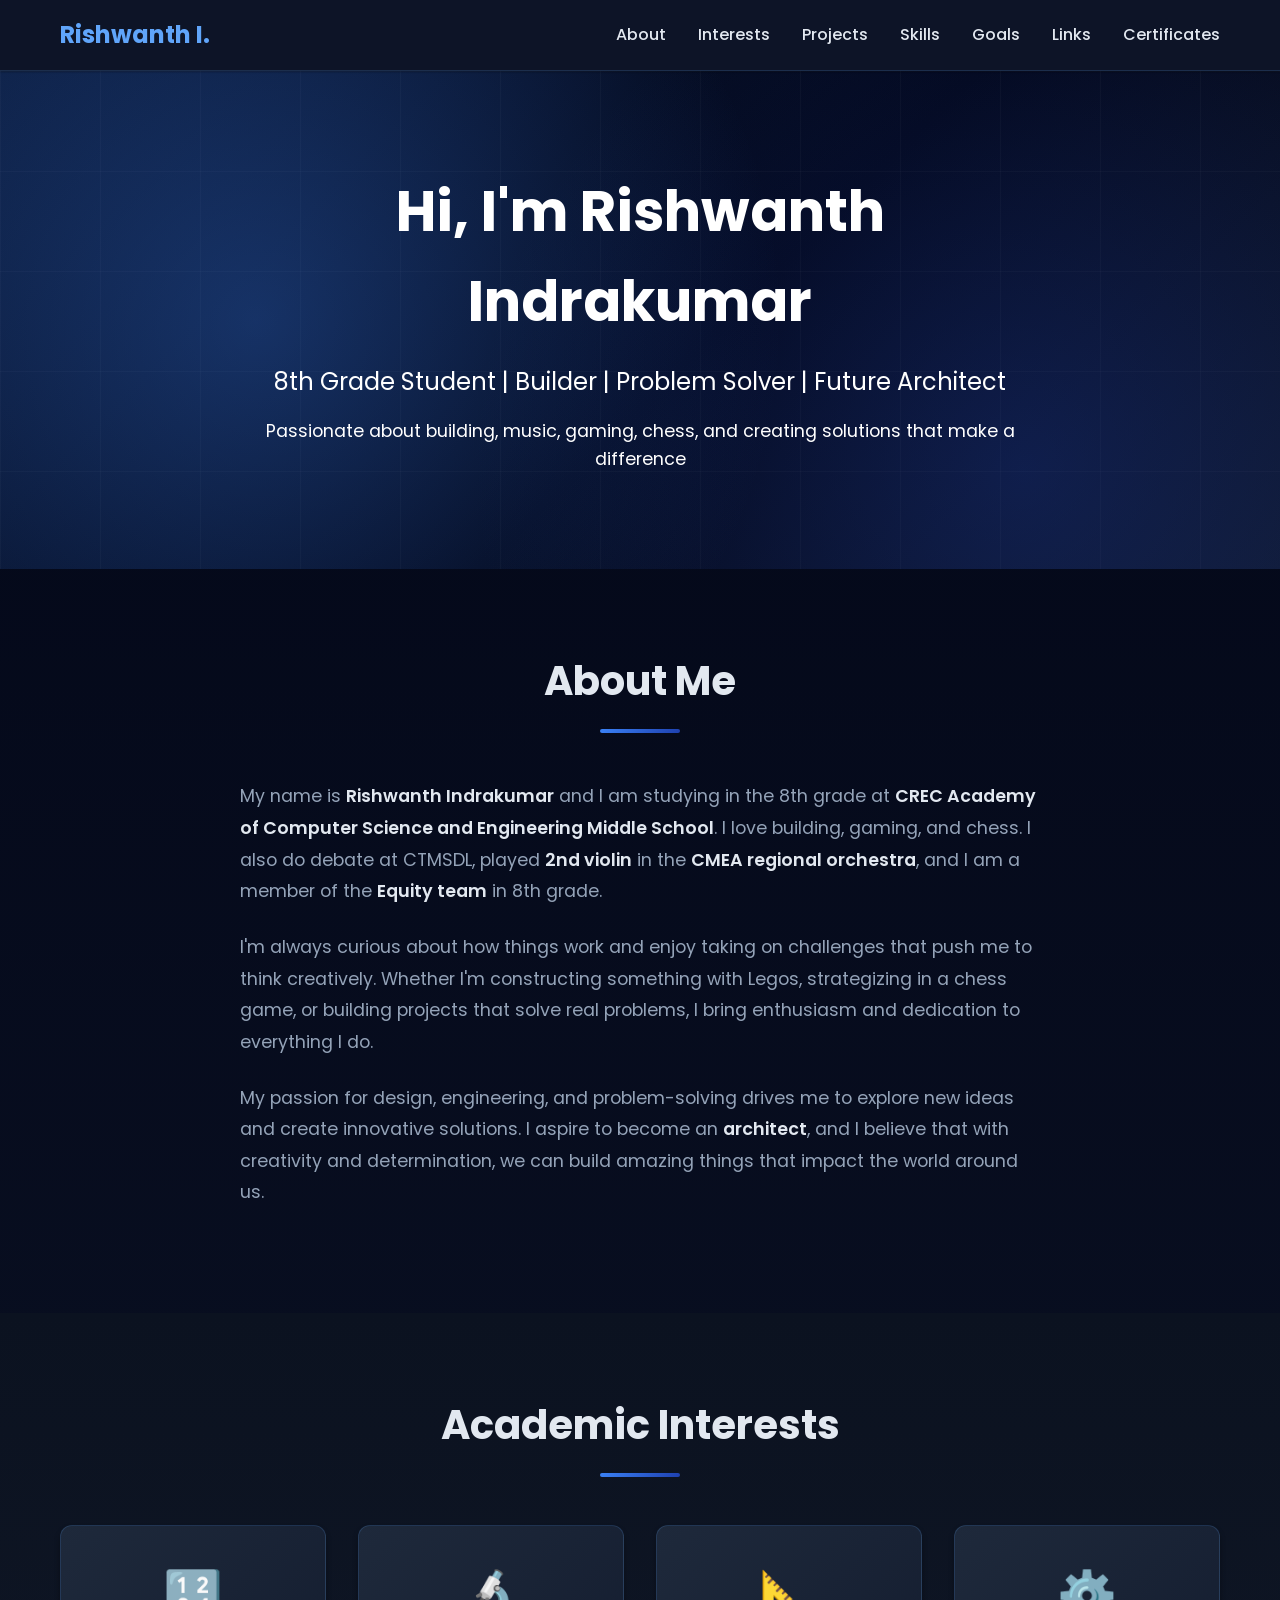
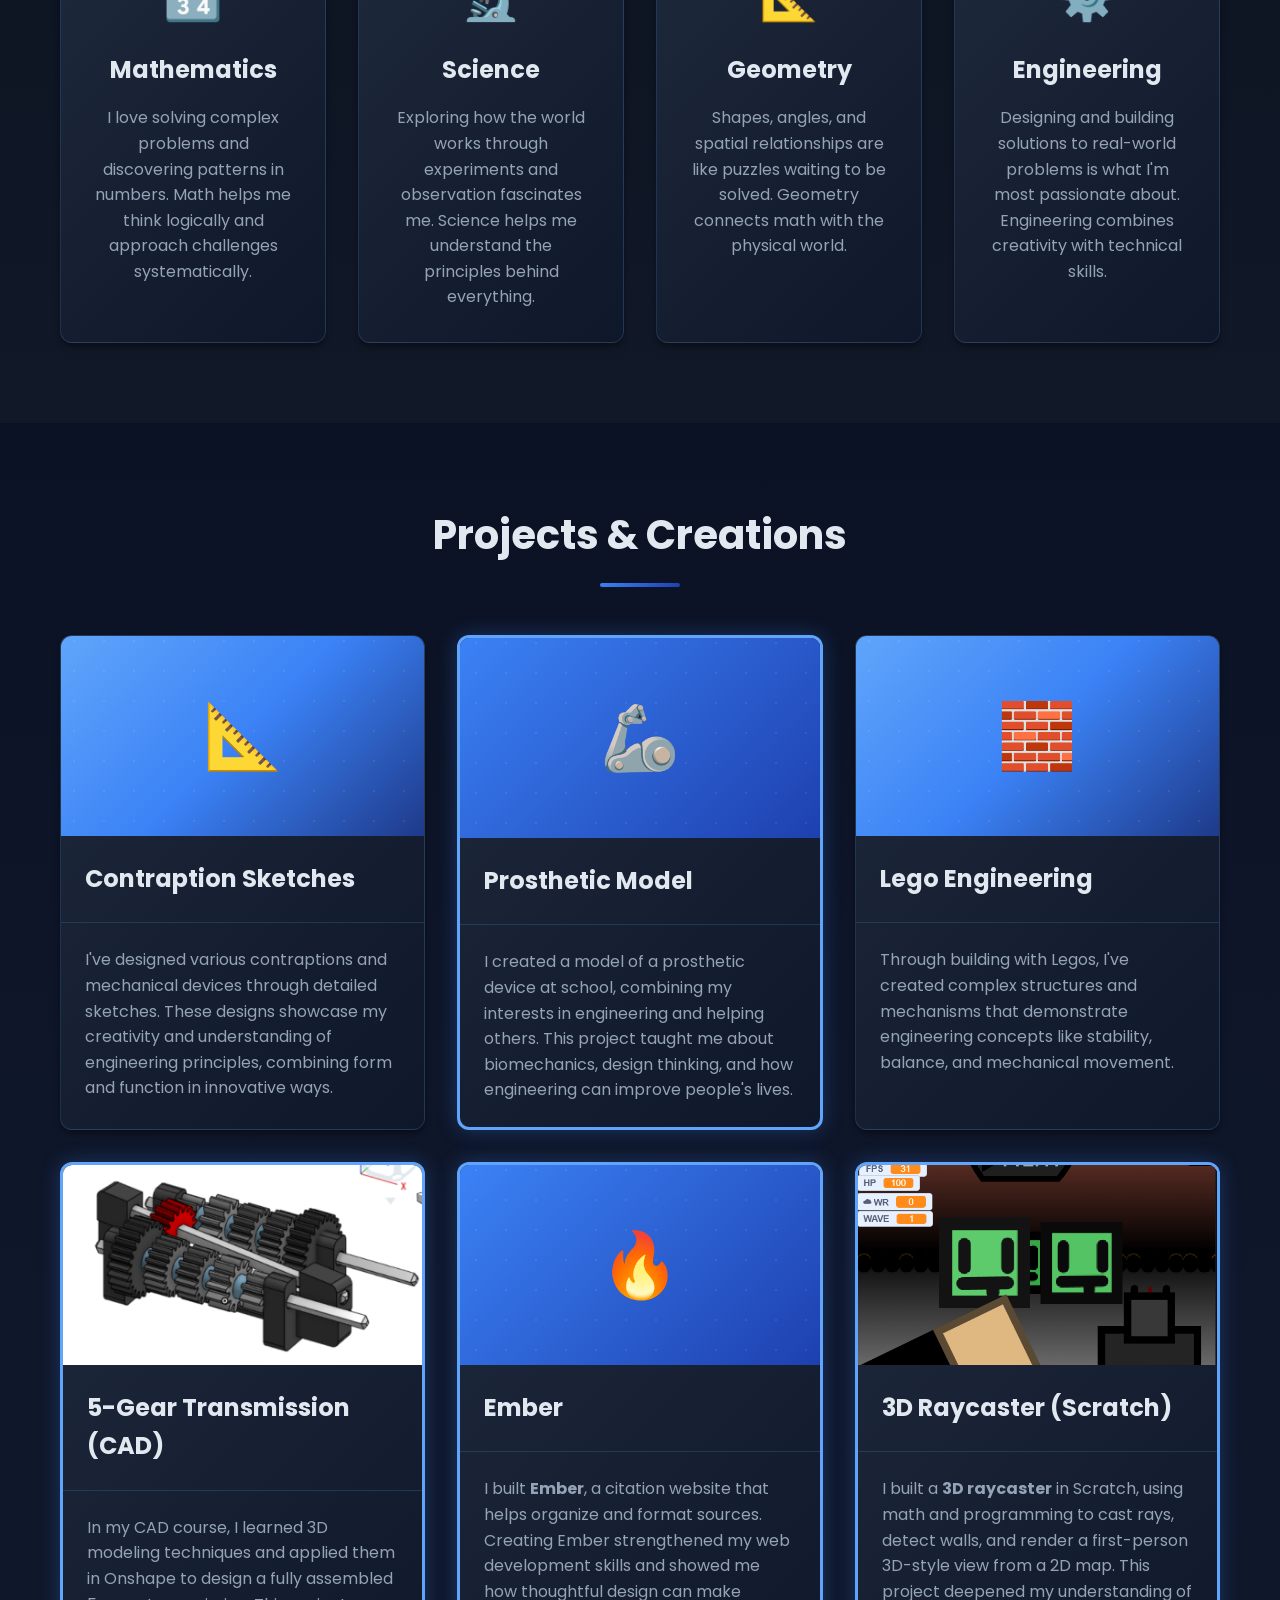
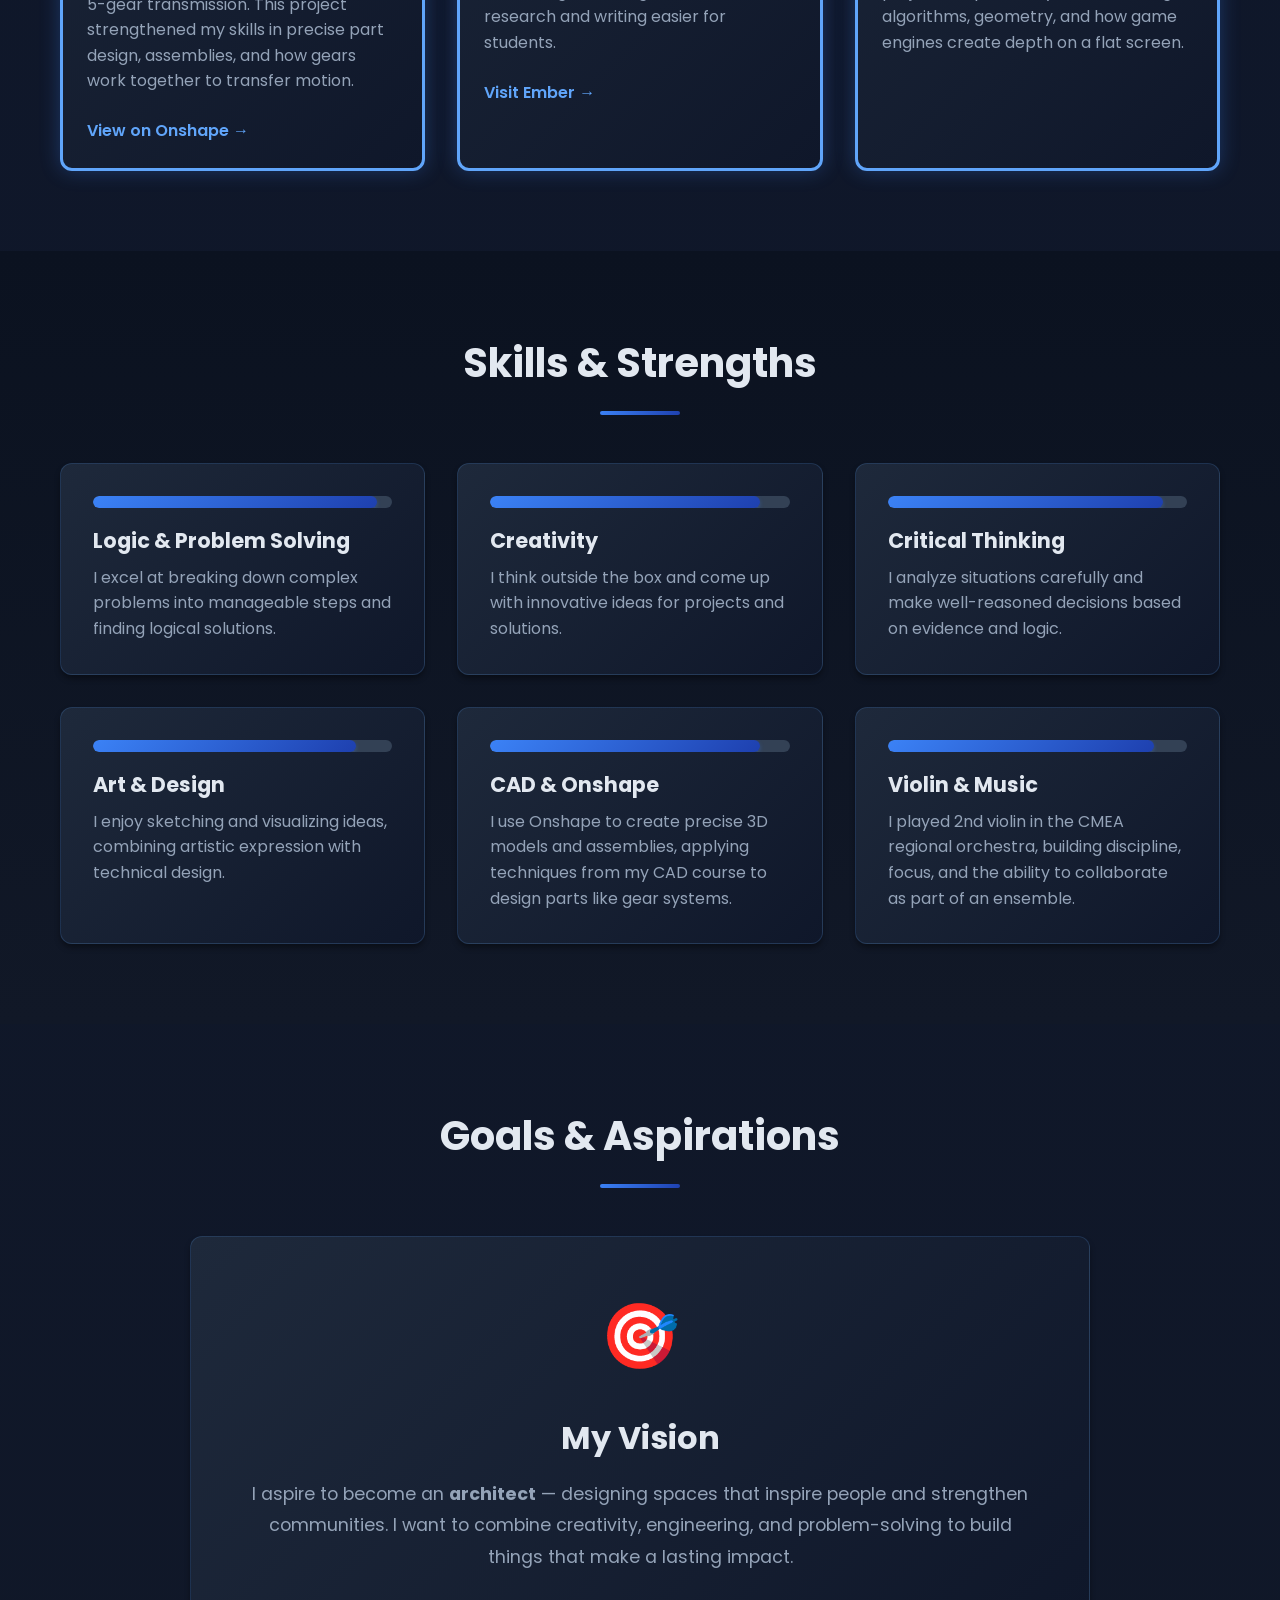
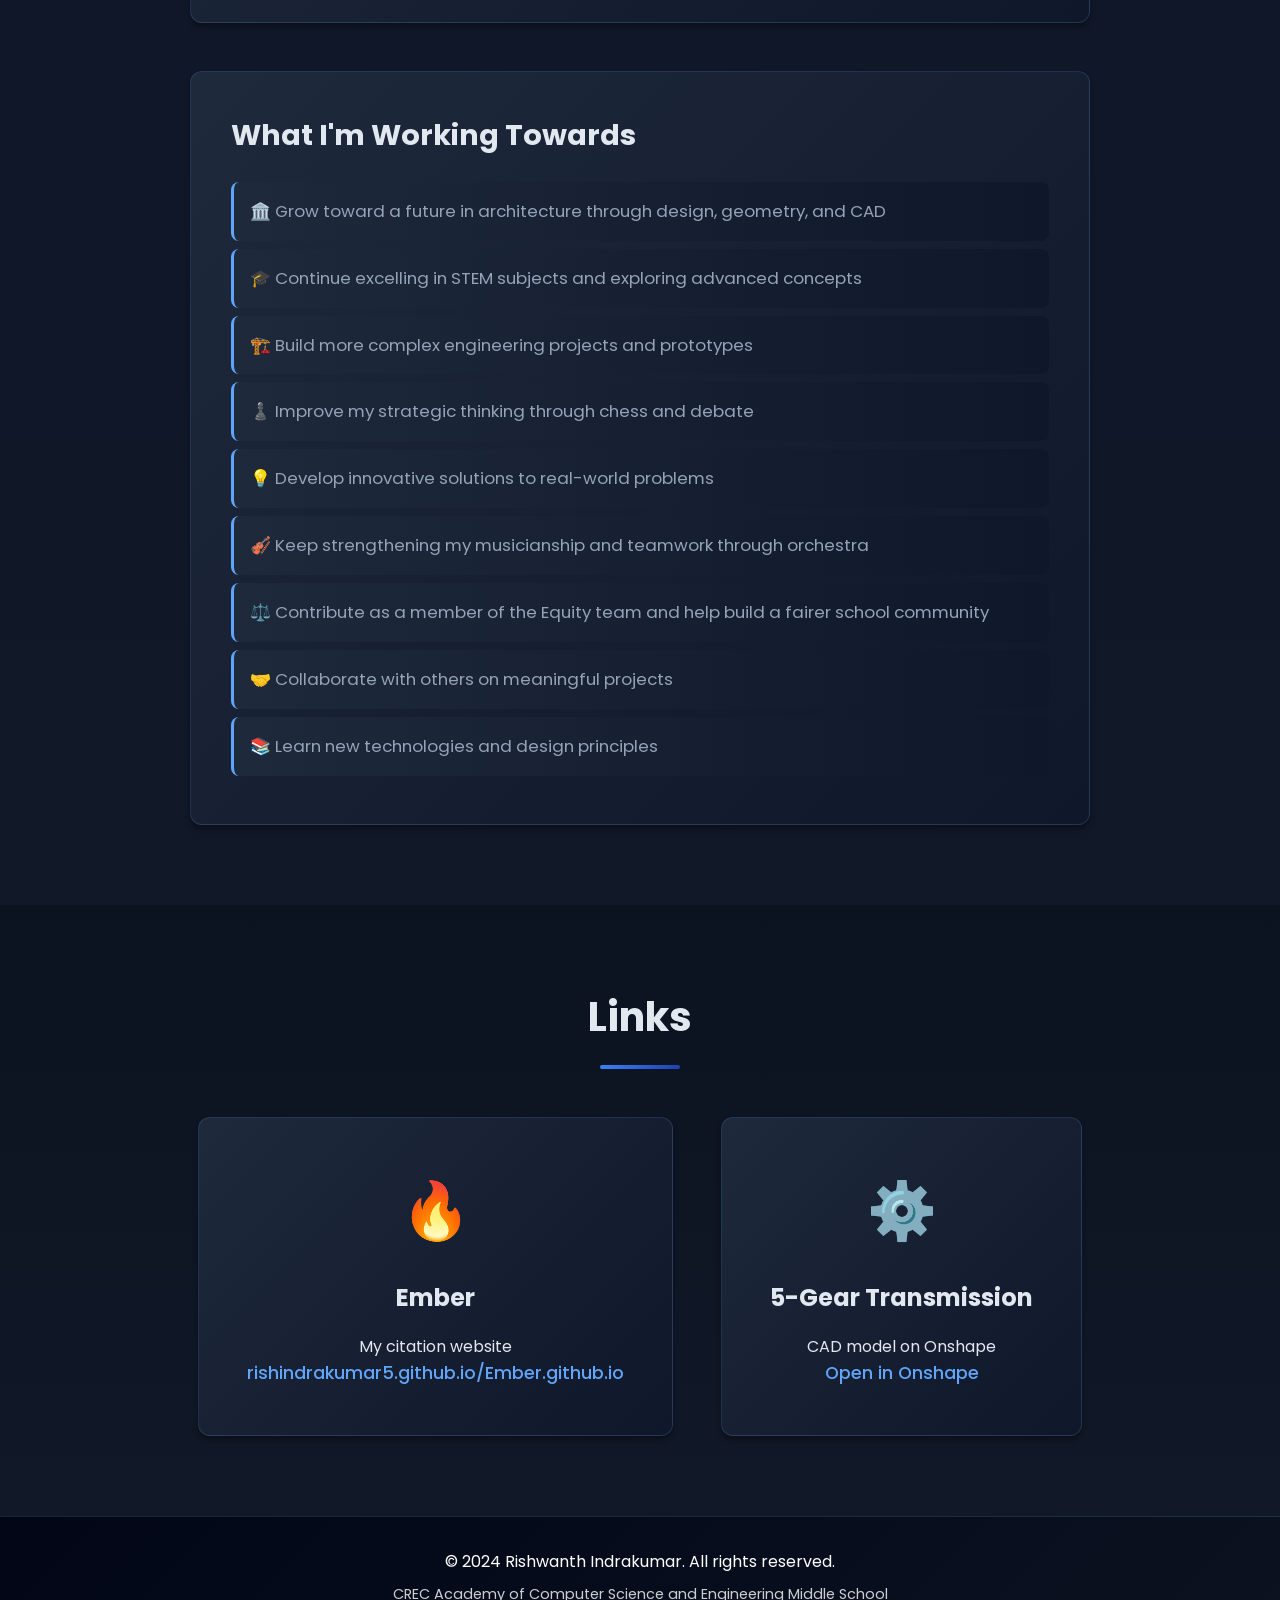
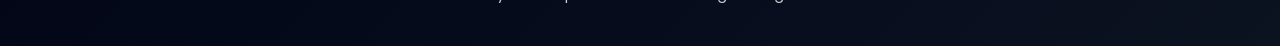
<file: index.html>
<!DOCTYPE html>
<html lang="en">
<head>
    <meta charset="UTF-8">
    <meta name="viewport" content="width=device-width, initial-scale=1.0">
    <meta name="color-scheme" content="dark">
    <title>Rishwanth Indrakumar - Student Portfolio</title>
    <link rel="stylesheet" href="styles.css">
    <link href="https://fonts.googleapis.com/css2?family=Poppins:wght@300;400;600;700&display=swap" rel="stylesheet">
</head>
<body>
    <!-- Navigation -->
    <nav class="navbar">
        <div class="nav-container">
            <div class="nav-logo">Rishwanth I.</div>
            <ul class="nav-menu">
                <li><a href="#about">About</a></li>
                <li><a href="#interests">Interests</a></li>
                <li><a href="#projects">Projects</a></li>
                <li><a href="#skills">Skills</a></li>
                <li><a href="#goals">Goals</a></li>
                <li><a href="#links">Links</a></li>
                <li><a href="certificates.html">Certificates</a></li>
            </ul>
        </div>
    </nav>

    <!-- Hero Section -->
    <section class="hero">
        <div class="hero-content">
            <h1 class="hero-title">Hi, I'm Rishwanth Indrakumar</h1>
            <p class="hero-subtitle"><span data-grade="label" data-case="title">8th Grade</span> Student | Builder | Problem Solver | Future Architect</p>
            <p class="hero-description">Passionate about building, music, gaming, chess, and creating solutions that make a difference</p>
        </div>
    </section>

    <!-- About Me Section -->
    <section id="about" class="section">
        <div class="container">
            <h2 class="section-title">About Me</h2>
            <div class="about-content">
                <div class="about-text">
                    <p>My name is <strong>Rishwanth Indrakumar</strong> and I am studying in the <span data-grade="label" data-case="lower">8th grade</span> at <strong>CREC Academy of Computer Science and Engineering Middle School</strong>. I love building, gaming, and chess. I also do debate at CTMSDL, played <strong>2nd violin</strong> in the <strong>CMEA regional orchestra</strong>, and I am a member of the <strong>Equity team</strong> in 8th grade.</p>
                    <p>I'm always curious about how things work and enjoy taking on challenges that push me to think creatively. Whether I'm constructing something with Legos, strategizing in a chess game, or building projects that solve real problems, I bring enthusiasm and dedication to everything I do.</p>
                    <p>My passion for design, engineering, and problem-solving drives me to explore new ideas and create innovative solutions. I aspire to become an <strong>architect</strong>, and I believe that with creativity and determination, we can build amazing things that impact the world around us.</p>
                </div>
            </div>
        </div>
    </section>

    <!-- Academic Interests Section -->
    <section id="interests" class="section section-alt">
        <div class="container">
            <h2 class="section-title">Academic Interests</h2>
            <div class="interests-grid">
                <div class="interest-card">
                    <div class="interest-icon">🔢</div>
                    <h3>Mathematics</h3>
                    <p>I love solving complex problems and discovering patterns in numbers. Math helps me think logically and approach challenges systematically.</p>
                </div>
                <div class="interest-card">
                    <div class="interest-icon">🔬</div>
                    <h3>Science</h3>
                    <p>Exploring how the world works through experiments and observation fascinates me. Science helps me understand the principles behind everything.</p>
                </div>
                <div class="interest-card">
                    <div class="interest-icon">📐</div>
                    <h3>Geometry</h3>
                    <p>Shapes, angles, and spatial relationships are like puzzles waiting to be solved. Geometry connects math with the physical world.</p>
                </div>
                <div class="interest-card">
                    <div class="interest-icon">⚙️</div>
                    <h3>Engineering</h3>
                    <p>Designing and building solutions to real-world problems is what I'm most passionate about. Engineering combines creativity with technical skills.</p>
                </div>
            </div>
        </div>
    </section>

    <!-- Projects & Creations Section -->
    <section id="projects" class="section">
        <div class="container">
            <h2 class="section-title">Projects & Creations</h2>
            <div class="projects-grid">
                <div class="project-card">
                    <div class="project-image-placeholder">
                        <span class="project-icon">📐</span>
                    </div>
                    <h3>Contraption Sketches</h3>
                    <p>I've designed various contraptions and mechanical devices through detailed sketches. These designs showcase my creativity and understanding of engineering principles, combining form and function in innovative ways.</p>
                </div>
                <div class="project-card featured">
                    <div class="project-image-placeholder featured-bg">
                        <span class="project-icon">🦾</span>
                    </div>
                    <h3>Prosthetic Model</h3>
                    <p>I created a model of a prosthetic device at school, combining my interests in engineering and helping others. This project taught me about biomechanics, design thinking, and how engineering can improve people's lives.</p>
                </div>
                <div class="project-card">
                    <div class="project-image-placeholder">
                        <span class="project-icon">🧱</span>
                    </div>
                    <h3>Lego Engineering</h3>
                    <p>Through building with Legos, I've created complex structures and mechanisms that demonstrate engineering concepts like stability, balance, and mechanical movement.</p>
                </div>
                <div class="project-card featured">
                    <div class="project-image-placeholder project-image-photo featured-bg">
                        <img src="images/gear-transmission.png?v=4" alt="5-gear transmission CAD model in Onshape">
                    </div>
                    <h3>5-Gear Transmission (CAD)</h3>
                    <p>In my CAD course, I learned 3D modeling techniques and applied them in Onshape to design a fully assembled 5-gear transmission. This project strengthened my skills in precise part design, assemblies, and how gears work together to transfer motion.</p>
                    <p class="project-link"><a href="https://cad.onshape.com/documents/2665c4146380965af9f368ff/w/0b91a654c9dd0d724e5b4bef/e/8c158d7c4858d937379d4590" target="_blank" rel="noopener noreferrer">View on Onshape →</a></p>
                </div>
                <div class="project-card featured">
                    <div class="project-image-placeholder featured-bg">
                        <span class="project-icon">🔥</span>
                    </div>
                    <h3>Ember</h3>
                    <p>I built <strong>Ember</strong>, a citation website that helps organize and format sources. Creating Ember strengthened my web development skills and showed me how thoughtful design can make research and writing easier for students.</p>
                    <p class="project-link"><a href="https://rishindrakumar5.github.io/Ember.github.io/" target="_blank" rel="noopener noreferrer">Visit Ember →</a></p>
                </div>
                <div class="project-card featured">
                    <div class="project-image-placeholder project-image-photo featured-bg">
                        <img src="images/raycaster.png?v=4" alt="3D raycaster game made in Scratch">
                    </div>
                    <h3>3D Raycaster (Scratch)</h3>
                    <p>I built a <strong>3D raycaster</strong> in Scratch, using math and programming to cast rays, detect walls, and render a first-person 3D-style view from a 2D map. This project deepened my understanding of algorithms, geometry, and how game engines create depth on a flat screen.</p>
                </div>
            </div>
        </div>
    </section>

    <!-- Skills & Strengths Section -->
    <section id="skills" class="section section-alt">
        <div class="container">
            <h2 class="section-title">Skills & Strengths</h2>
            <div class="skills-grid">
                <div class="skill-item">
                    <div class="skill-bar">
                        <div class="skill-fill" style="width: 95%"></div>
                    </div>
                    <h3>Logic & Problem Solving</h3>
                    <p>I excel at breaking down complex problems into manageable steps and finding logical solutions.</p>
                </div>
                <div class="skill-item">
                    <div class="skill-bar">
                        <div class="skill-fill" style="width: 90%"></div>
                    </div>
                    <h3>Creativity</h3>
                    <p>I think outside the box and come up with innovative ideas for projects and solutions.</p>
                </div>
                <div class="skill-item">
                    <div class="skill-bar">
                        <div class="skill-fill" style="width: 92%"></div>
                    </div>
                    <h3>Critical Thinking</h3>
                    <p>I analyze situations carefully and make well-reasoned decisions based on evidence and logic.</p>
                </div>
                <div class="skill-item">
                    <div class="skill-bar">
                        <div class="skill-fill" style="width: 88%"></div>
                    </div>
                    <h3>Art & Design</h3>
                    <p>I enjoy sketching and visualizing ideas, combining artistic expression with technical design.</p>
                </div>
                <div class="skill-item">
                    <div class="skill-bar">
                        <div class="skill-fill" style="width: 90%"></div>
                    </div>
                    <h3>CAD & Onshape</h3>
                    <p>I use Onshape to create precise 3D models and assemblies, applying techniques from my CAD course to design parts like gear systems.</p>
                </div>
                <div class="skill-item">
                    <div class="skill-bar">
                        <div class="skill-fill" style="width: 89%"></div>
                    </div>
                    <h3>Violin & Music</h3>
                    <p>I played 2nd violin in the CMEA regional orchestra, building discipline, focus, and the ability to collaborate as part of an ensemble.</p>
                </div>
            </div>
        </div>
    </section>

    <!-- Goals & Aspirations Section -->
    <section id="goals" class="section">
        <div class="container">
            <h2 class="section-title">Goals & Aspirations</h2>
            <div class="goals-content">
                <div class="goal-card">
                    <div class="goal-icon">🎯</div>
                    <h3>My Vision</h3>
                    <p>I aspire to become an <strong>architect</strong> — designing spaces that inspire people and strengthen communities. I want to combine creativity, engineering, and problem-solving to build things that make a lasting impact.</p>
                </div>
                <div class="goals-list">
                    <h3>What I'm Working Towards</h3>
                    <ul>
                        <li>🏛️ Grow toward a future in architecture through design, geometry, and CAD</li>
                        <li>🎓 Continue excelling in STEM subjects and exploring advanced concepts</li>
                        <li>🏗️ Build more complex engineering projects and prototypes</li>
                        <li>♟️ Improve my strategic thinking through chess and debate</li>
                        <li>💡 Develop innovative solutions to real-world problems</li>
                        <li>🎻 Keep strengthening my musicianship and teamwork through orchestra</li>
                        <li>⚖️ Contribute as a member of the Equity team and help build a fairer school community</li>
                        <li>🤝 Collaborate with others on meaningful projects</li>
                        <li>📚 Learn new technologies and design principles</li>
                    </ul>
                </div>
            </div>
        </div>
    </section>

    <!-- Links Section -->
    <section id="links" class="section section-alt">
        <div class="container">
            <h2 class="section-title">Links</h2>
            <div class="contact-content links-content">
                <div class="contact-card">
                    <div class="contact-icon">🔥</div>
                    <h3>Ember</h3>
                    <p>My citation website</p>
                    <p><a href="https://rishindrakumar5.github.io/Ember.github.io/" target="_blank" rel="noopener noreferrer">rishindrakumar5.github.io/Ember.github.io</a></p>
                </div>
                <div class="contact-card">
                    <div class="contact-icon">⚙️</div>
                    <h3>5-Gear Transmission</h3>
                    <p>CAD model on Onshape</p>
                    <p><a href="https://cad.onshape.com/documents/2665c4146380965af9f368ff/w/0b91a654c9dd0d724e5b4bef/e/8c158d7c4858d937379d4590" target="_blank" rel="noopener noreferrer">Open in Onshape</a></p>
                </div>
            </div>
        </div>
    </section>

    <!-- Footer -->
    <footer class="footer">
        <div class="container">
            <p>&copy; 2024 Rishwanth Indrakumar. All rights reserved.</p>
            <p class="footer-school">CREC Academy of Computer Science and Engineering Middle School</p>
        </div>
    </footer>

    <script src="script.js"></script>
</body>
</html>
</file>
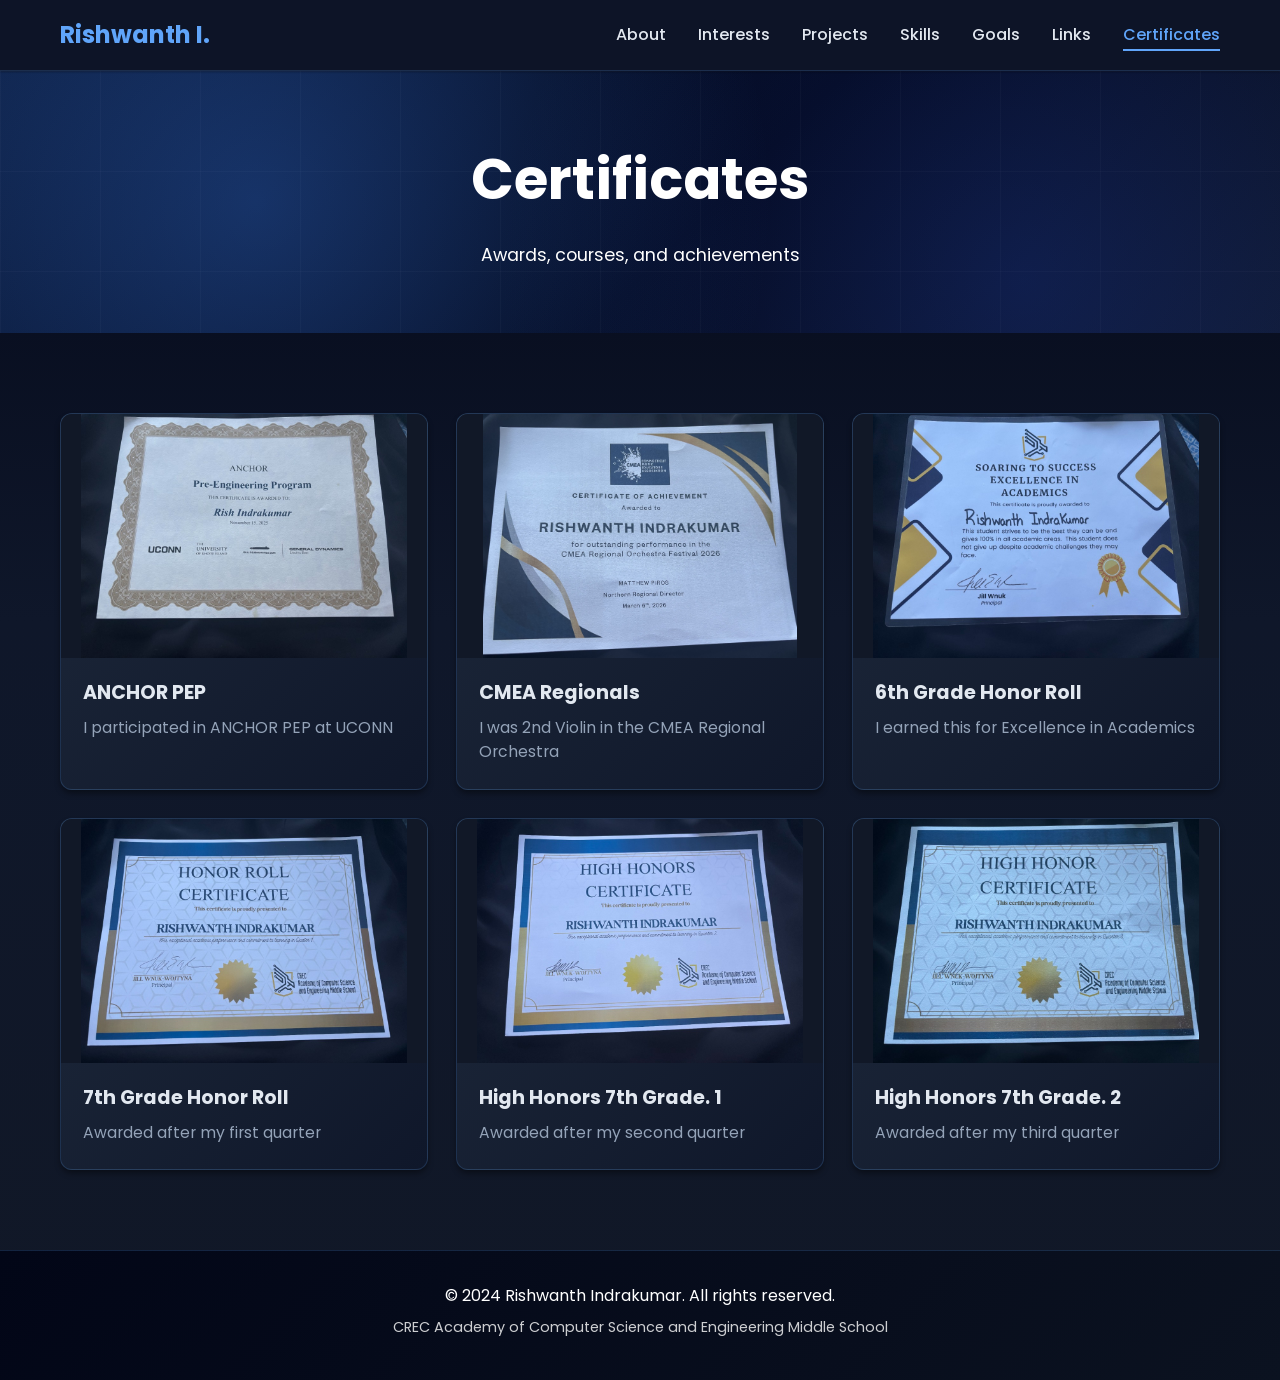
<file: certificates.html>
<!DOCTYPE html>
<html lang="en">
<head>
    <meta charset="UTF-8">
    <meta name="viewport" content="width=device-width, initial-scale=1.0">
    <meta name="color-scheme" content="dark">
    <title>Certificates - Rishwanth Indrakumar</title>
    <link rel="stylesheet" href="styles.css">
    <link href="https://fonts.googleapis.com/css2?family=Poppins:wght@300;400;600;700&display=swap" rel="stylesheet">
</head>
<body>
    <nav class="navbar">
        <div class="nav-container">
            <a href="index.html" class="nav-logo">Rishwanth I.</a>
            <ul class="nav-menu">
                <li><a href="index.html#about">About</a></li>
                <li><a href="index.html#interests">Interests</a></li>
                <li><a href="index.html#projects">Projects</a></li>
                <li><a href="index.html#skills">Skills</a></li>
                <li><a href="index.html#goals">Goals</a></li>
                <li><a href="index.html#links">Links</a></li>
                <li><a href="certificates.html" class="active">Certificates</a></li>
            </ul>
        </div>
    </nav>

    <section class="hero hero-compact">
        <div class="hero-content">
            <h1 class="hero-title">Certificates</h1>
            <p class="hero-description">Awards, courses, and achievements</p>
        </div>
    </section>

    <section class="section">
        <div class="container">
            <div class="certificates-grid">
                <article class="certificate-card">
                    <div class="certificate-media">
                        <img src="images/anchor-pep.png?v=4" alt="ANCHOR Pre-Engineering Program certificate awarded to Rish Indrakumar">
                    </div>
                    <div class="certificate-body">
                        <h3>ANCHOR PEP</h3>
                        <p>I participated in ANCHOR PEP at UCONN</p>
                    </div>
                </article>

                <article class="certificate-card">
                    <div class="certificate-media">
                        <img src="images/cmea-regionals.png?v=4" alt="CMEA Regional Orchestra Festival Certificate of Achievement for Rishwanth Indrakumar">
                    </div>
                    <div class="certificate-body">
                        <h3>CMEA Regionals</h3>
                        <p>I was 2nd Violin in the CMEA Regional Orchestra</p>
                    </div>
                </article>

                <article class="certificate-card">
                    <div class="certificate-media">
                        <img src="images/honor-roll-6th.png?v=4" alt="6th Grade Honor Roll excellence in academics certificate for Rishwanth Indrakumar">
                    </div>
                    <div class="certificate-body">
                        <h3>6th Grade Honor Roll</h3>
                        <p>I earned this for Excellence in Academics</p>
                    </div>
                </article>

                <article class="certificate-card">
                    <div class="certificate-media">
                        <img src="images/honor-roll-7th.png?v=4" alt="7th Grade Honor Roll certificate for Quarter 1 for Rishwanth Indrakumar">
                    </div>
                    <div class="certificate-body">
                        <h3>7th Grade Honor Roll</h3>
                        <p>Awarded after my first quarter</p>
                    </div>
                </article>

                <article class="certificate-card">
                    <div class="certificate-media">
                        <img src="images/high-honors-7th-1.png?v=4" alt="High Honors certificate for Quarter 2 for Rishwanth Indrakumar">
                    </div>
                    <div class="certificate-body">
                        <h3>High Honors 7th Grade. 1</h3>
                        <p>Awarded after my second quarter</p>
                    </div>
                </article>

                <article class="certificate-card">
                    <div class="certificate-media">
                        <img src="images/high-honors-7th-2.png?v=4" alt="High Honors certificate for Quarter 3 for Rishwanth Indrakumar">
                    </div>
                    <div class="certificate-body">
                        <h3>High Honors 7th Grade. 2</h3>
                        <p>Awarded after my third quarter</p>
                    </div>
                </article>
            </div>
        </div>
    </section>

    <footer class="footer">
        <div class="container">
            <p>&copy; 2024 Rishwanth Indrakumar. All rights reserved.</p>
            <p class="footer-school">CREC Academy of Computer Science and Engineering Middle School</p>
        </div>
    </footer>
</body>
</html>
</file>
<file: styles.css>
* {
    margin: 0;
    padding: 0;
    box-sizing: border-box;
}

:root {
    --primary-color: #60a5fa;
    --secondary-color: #3b82f6;
    --accent-color: #93c5fd;
    --text-dark: #e2e8f0;
    --text-light: #94a3b8;
    --bg-light: #1e293b;
    --bg-white: #0f172a;
    --bg-dark: #020617;
    --bg-blue-dark: #0b1220;
    --bg-blue-medium: #1e293b;
    --bg-blue-light: #334155;
    --card-bg: linear-gradient(135deg, #1e293b 0%, #0f172a 100%);
    --card-bg-hover: linear-gradient(135deg, #243447 0%, #1e293b 100%);
    --surface: #1e293b;
    --surface-muted: #0f172a;
    --border-subtle: rgba(96, 165, 250, 0.18);
    --border-strong: rgba(96, 165, 250, 0.35);
    --gradient-1: linear-gradient(135deg, #1e3a8a 0%, #020617 100%);
    --gradient-2: linear-gradient(135deg, #3b82f6 0%, #1e40af 100%);
    --gradient-3: linear-gradient(135deg, #60a5fa 0%, #3b82f6 50%, #1e3a8a 100%);
    --gradient-hero: linear-gradient(135deg, #0b1a3a 0%, #020617 55%, #0f172a 100%);
    --shadow-sm: 0 1px 2px 0 rgba(0, 0, 0, 0.35);
    --shadow-md: 0 4px 6px -1px rgba(0, 0, 0, 0.45);
    --shadow-lg: 0 10px 15px -3px rgba(0, 0, 0, 0.5);
    --shadow-xl: 0 20px 25px -5px rgba(0, 0, 0, 0.55);
}

body {
    font-family: 'Poppins', sans-serif;
    line-height: 1.6;
    color: var(--text-dark);
    background: linear-gradient(180deg, #020617 0%, #0f172a 45%, #111827 100%);
    scroll-behavior: smooth;
}

.container {
    max-width: 1200px;
    margin: 0 auto;
    padding: 0 20px;
}

/* Navigation */
.navbar {
    background: rgba(15, 23, 42, 0.9);
    backdrop-filter: blur(10px);
    box-shadow: var(--shadow-sm);
    position: sticky;
    top: 0;
    z-index: 1000;
    padding: 1rem 0;
    border-bottom: 1px solid var(--border-subtle);
}

.nav-container {
    max-width: 1200px;
    margin: 0 auto;
    padding: 0 20px;
    display: flex;
    justify-content: space-between;
    align-items: center;
}

.nav-logo {
    font-size: 1.5rem;
    font-weight: 700;
    color: var(--primary-color);
    text-decoration: none;
}

.nav-menu a.active {
    color: var(--primary-color);
}

.nav-menu a.active::after {
    width: 100%;
}

.nav-menu {
    display: flex;
    list-style: none;
    gap: 2rem;
}

.nav-menu a {
    text-decoration: none;
    color: var(--text-dark);
    font-weight: 500;
    transition: color 0.3s ease;
    position: relative;
}

.nav-menu a::after {
    content: '';
    position: absolute;
    bottom: -5px;
    left: 0;
    width: 0;
    height: 2px;
    background: var(--primary-color);
    transition: width 0.3s ease;
}

.nav-menu a:hover {
    color: var(--primary-color);
}

.nav-menu a:hover::after {
    width: 100%;
}

/* Hero Section */
.hero {
    background: var(--gradient-hero);
    color: white;
    padding: 6rem 2rem;
    text-align: center;
    position: relative;
    overflow: hidden;
}

.hero::before {
    content: '';
    position: absolute;
    top: 0;
    left: 0;
    right: 0;
    bottom: 0;
    background: 
        radial-gradient(circle at 20% 50%, rgba(59, 130, 246, 0.3) 0%, transparent 50%),
        radial-gradient(circle at 80% 80%, rgba(30, 64, 175, 0.3) 0%, transparent 50%),
        url('data:image/svg+xml,<svg width="100" height="100" xmlns="http://www.w3.org/2000/svg"><defs><pattern id="grid" width="100" height="100" patternUnits="userSpaceOnUse"><path d="M 100 0 L 0 0 0 100" fill="none" stroke="rgba(255,255,255,0.05)" stroke-width="1"/></pattern></defs><rect width="100" height="100" fill="url(%23grid)"/></svg>');
    opacity: 1;
}

.hero-content {
    position: relative;
    z-index: 1;
    max-width: 800px;
    margin: 0 auto;
}

.hero-title {
    font-size: 3.5rem;
    font-weight: 700;
    margin-bottom: 1rem;
    animation: fadeInUp 0.8s ease;
}

.hero-subtitle {
    font-size: 1.5rem;
    margin-bottom: 1rem;
    opacity: 0.95;
    animation: fadeInUp 0.8s ease 0.2s both;
}

.hero-description {
    font-size: 1.1rem;
    opacity: 0.9;
    animation: fadeInUp 0.8s ease 0.4s both;
}

@keyframes fadeInUp {
    from {
        opacity: 0;
        transform: translateY(30px);
    }
    to {
        opacity: 1;
        transform: translateY(0);
    }
}

/* Section Styles */
.section {
    padding: 5rem 0;
}

.section-alt {
    background: linear-gradient(180deg, #0b1220 0%, #111827 100%);
}

.section-title {
    font-size: 2.5rem;
    font-weight: 700;
    text-align: center;
    margin-bottom: 3rem;
    color: var(--text-dark);
    position: relative;
}

.section-title::after {
    content: '';
    display: block;
    width: 80px;
    height: 4px;
    background: var(--gradient-2);
    margin: 1rem auto;
    border-radius: 2px;
}

/* About Section */
.about-content {
    max-width: 800px;
    margin: 0 auto;
}

.about-text {
    font-size: 1.1rem;
    line-height: 1.8;
    color: var(--text-light);
}

.about-text p {
    margin-bottom: 1.5rem;
}

.about-text strong {
    color: var(--text-dark);
    font-weight: 600;
}

/* Interests Section */
.interests-grid {
    display: grid;
    grid-template-columns: repeat(auto-fit, minmax(250px, 1fr));
    gap: 2rem;
    margin-top: 2rem;
}

.interest-card {
    background: var(--card-bg);
    padding: 2rem;
    border-radius: 12px;
    box-shadow: var(--shadow-md);
    text-align: center;
    transition: transform 0.3s ease, box-shadow 0.3s ease, background 0.3s ease;
    border: 1px solid var(--border-subtle);
}

.interest-card:hover {
    transform: translateY(-5px);
    box-shadow: var(--shadow-xl);
    background: var(--card-bg-hover);
    border-color: var(--border-strong);
}

.interest-icon {
    font-size: 3rem;
    margin-bottom: 1rem;
    display: block;
}

.interest-card h3 {
    font-size: 1.5rem;
    margin-bottom: 1rem;
    color: var(--text-dark);
}

.interest-card p {
    color: var(--text-light);
    line-height: 1.6;
}

/* Projects Section */
.projects-grid {
    display: grid;
    grid-template-columns: repeat(auto-fit, minmax(300px, 1fr));
    gap: 2rem;
    margin-top: 2rem;
}

.project-card {
    background: var(--card-bg);
    border-radius: 12px;
    overflow: hidden;
    box-shadow: var(--shadow-md);
    transition: transform 0.3s ease, box-shadow 0.3s ease;
    border: 1px solid var(--border-subtle);
}

.project-card:hover {
    transform: translateY(-5px);
    box-shadow: var(--shadow-xl);
}

.project-card.featured {
    border: 3px solid var(--primary-color);
    box-shadow: 0 0 20px rgba(59, 130, 246, 0.3);
}

.project-image-placeholder {
    height: 200px;
    background: var(--gradient-3);
    display: flex;
    align-items: center;
    justify-content: center;
    position: relative;
    overflow: hidden;
}

.project-card.featured .project-image-placeholder {
    background: var(--gradient-2);
}

.project-image-placeholder::before {
    content: '';
    position: absolute;
    top: -50%;
    left: -50%;
    width: 200%;
    height: 200%;
    background: radial-gradient(circle, rgba(255,255,255,0.08) 1px, transparent 1px);
    background-size: 30px 30px;
    animation: movePattern 20s linear infinite;
}

@keyframes movePattern {
    0% { transform: translate(0, 0); }
    100% { transform: translate(30px, 30px); }
}

.project-icon {
    font-size: 4rem;
    z-index: 1;
    position: relative;
}

.project-image-photo {
    background: #0f172a !important;
    padding: 0;
}

.project-image-photo::before {
    display: none;
}

.project-image-photo img {
    width: 100%;
    height: 100%;
    object-fit: cover;
    display: block;
    position: relative;
    z-index: 1;
}

.project-card h3 {
    padding: 1.5rem;
    font-size: 1.5rem;
    color: var(--text-dark);
    border-bottom: 1px solid var(--border-subtle);
}

.project-card p {
    padding: 1.5rem;
    color: var(--text-light);
    line-height: 1.6;
}

.project-card p.project-link {
    padding-top: 0;
}

.project-link a {
    color: var(--primary-color);
    text-decoration: none;
    font-weight: 600;
}

.project-link a:hover {
    text-decoration: underline;
    color: var(--accent-color);
}

/* Skills Section */
.skills-grid {
    display: grid;
    grid-template-columns: repeat(auto-fit, minmax(280px, 1fr));
    gap: 2rem;
    margin-top: 2rem;
}

.skill-item {
    background: var(--card-bg);
    padding: 2rem;
    border-radius: 12px;
    box-shadow: var(--shadow-md);
    transition: transform 0.3s ease, box-shadow 0.3s ease;
    border: 1px solid var(--border-subtle);
}

.skill-item:hover {
    transform: translateY(-3px);
    box-shadow: var(--shadow-lg);
    border-color: var(--border-strong);
}

.skill-bar {
    width: 100%;
    height: 12px;
    background: #334155;
    border-radius: 6px;
    overflow: hidden;
    margin-bottom: 1rem;
}

.skill-fill {
    height: 100%;
    background: var(--gradient-2);
    border-radius: 6px;
    transition: width 1s ease;
    animation: fillBar 1.5s ease;
    box-shadow: 0 2px 4px rgba(59, 130, 246, 0.3);
}

@keyframes fillBar {
    from { width: 0; }
}

.skill-item h3 {
    font-size: 1.3rem;
    margin-bottom: 0.5rem;
    color: var(--text-dark);
}

.skill-item p {
    color: var(--text-light);
    line-height: 1.6;
}

/* Goals Section */
.goals-content {
    max-width: 900px;
    margin: 0 auto;
}

.goal-card {
    background: var(--card-bg);
    padding: 3rem;
    border-radius: 12px;
    box-shadow: var(--shadow-md);
    text-align: center;
    margin-bottom: 3rem;
    border: 1px solid var(--border-subtle);
}

.goal-icon {
    font-size: 4rem;
    margin-bottom: 1.5rem;
}

.goal-card h3 {
    font-size: 2rem;
    margin-bottom: 1rem;
    color: var(--text-dark);
}

.goal-card p {
    font-size: 1.1rem;
    color: var(--text-light);
    line-height: 1.8;
}

.goals-list {
    background: var(--card-bg);
    padding: 2.5rem;
    border-radius: 12px;
    box-shadow: var(--shadow-md);
    border: 1px solid var(--border-subtle);
}

.goals-list h3 {
    font-size: 1.8rem;
    margin-bottom: 1.5rem;
    color: var(--text-dark);
}

.goals-list ul {
    list-style: none;
    padding: 0;
}

.goals-list li {
    padding: 1rem;
    margin-bottom: 0.5rem;
    background: linear-gradient(90deg, #1e293b 0%, #0f172a 100%);
    border-radius: 8px;
    color: var(--text-light);
    font-size: 1.05rem;
    transition: transform 0.2s ease, background 0.2s ease;
    border-left: 3px solid var(--primary-color);
}

.goals-list li:hover {
    transform: translateX(5px);
    background: linear-gradient(90deg, #1e3a5f 0%, #1e293b 100%);
    border-left-color: var(--secondary-color);
}

/* Contact Section */
.contact-content {
    display: flex;
    justify-content: center;
    gap: 3rem;
    flex-wrap: wrap;
    margin-top: 2rem;
}

.contact-card {
    background: var(--card-bg);
    padding: 3rem;
    border-radius: 12px;
    box-shadow: var(--shadow-md);
    text-align: center;
    min-width: 280px;
    transition: transform 0.3s ease, box-shadow 0.3s ease, background 0.3s ease;
    border: 1px solid var(--border-subtle);
}

.contact-card:hover {
    transform: translateY(-5px);
    box-shadow: var(--shadow-xl);
    background: var(--card-bg-hover);
    border-color: var(--border-strong);
}

.contact-icon {
    font-size: 3.5rem;
    margin-bottom: 1.5rem;
    display: block;
}

.contact-card h3 {
    font-size: 1.5rem;
    margin-bottom: 1rem;
    color: var(--text-dark);
}

.contact-card p {
    margin: 0;
}

.contact-card a {
    color: var(--primary-color);
    text-decoration: none;
    font-size: 1.1rem;
    font-weight: 500;
    transition: color 0.3s ease;
}

.contact-card a:hover {
    color: var(--secondary-color);
    text-decoration: underline;
}

/* Footer */
.footer {
    background: linear-gradient(135deg, #020617 0%, #0b1220 100%);
    color: white;
    padding: 2rem 0;
    text-align: center;
    border-top: 1px solid var(--border-subtle);
}

.footer p {
    margin-bottom: 0.5rem;
}

.footer-school {
    opacity: 0.8;
    font-size: 0.9rem;
}

/* Responsive Design */
@media (max-width: 768px) {
    .nav-menu {
        flex-direction: column;
        gap: 1rem;
    }

    .hero-title {
        font-size: 2.5rem;
    }

    .hero-subtitle {
        font-size: 1.2rem;
    }

    .section-title {
        font-size: 2rem;
    }

    .interests-grid,
    .projects-grid,
    .skills-grid {
        grid-template-columns: 1fr;
    }

    .contact-content {
        flex-direction: column;
        align-items: center;
    }

    .goal-card {
        padding: 2rem;
    }
}

@media (max-width: 480px) {
    .hero {
        padding: 4rem 1rem;
    }

    .hero-title {
        font-size: 2rem;
    }

    .section {
        padding: 3rem 0;
    }
}

/* Certificates page */
.hero-compact {
    padding: 4rem 2rem;
}

.certificates-grid {
    display: grid;
    grid-template-columns: repeat(auto-fit, minmax(280px, 1fr));
    gap: 1.75rem;
}

.certificate-card {
    background: var(--card-bg);
    border: 1px solid var(--border-subtle);
    border-radius: 12px;
    overflow: hidden;
    box-shadow: var(--shadow-md);
    transition: transform 0.3s ease, box-shadow 0.3s ease, border-color 0.3s ease;
}

.certificate-card:hover {
    transform: translateY(-4px);
    box-shadow: var(--shadow-xl);
    border-color: var(--border-strong);
}

.certificate-media {
    aspect-ratio: 3 / 2;
    background: #0f172a;
    overflow: hidden;
}

.certificate-media img {
    width: 100%;
    height: 100%;
    object-fit: contain;
    display: block;
    background: #111827;
}

.certificate-media-placeholder {
    display: grid;
    place-items: center;
    background: linear-gradient(135deg, #1e293b 0%, #0f172a 100%);
    color: var(--accent-color);
    font-weight: 600;
    letter-spacing: 0.04em;
}

.certificate-body {
    padding: 1.25rem 1.35rem 1.5rem;
}

.certificate-body h3 {
    margin: 0 0 0.45rem;
    font-size: 1.2rem;
    color: var(--text-dark);
}

.certificate-body p {
    margin: 0;
    color: var(--text-light);
    line-height: 1.55;
    font-size: 0.98rem;
}

@media (max-width: 768px) {
    .certificates-grid {
        grid-template-columns: 1fr;
    }
}
</file>
